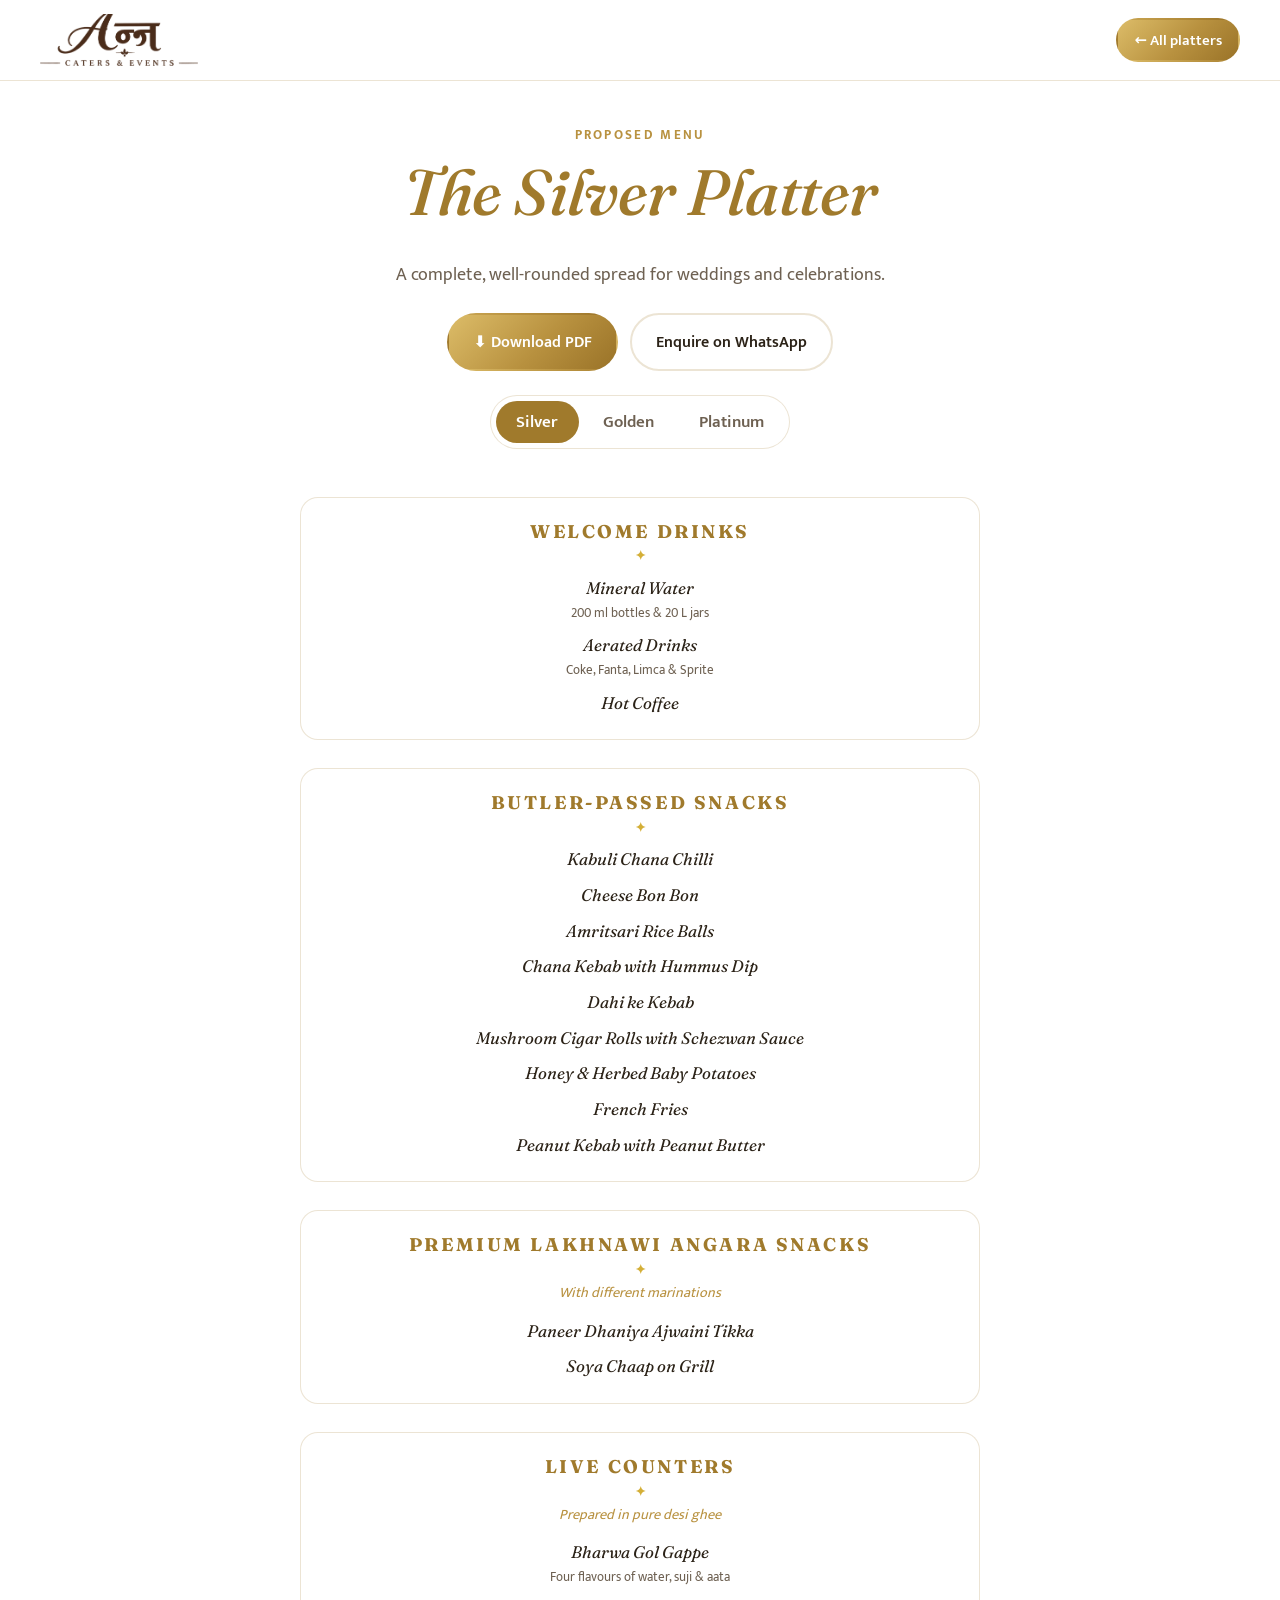
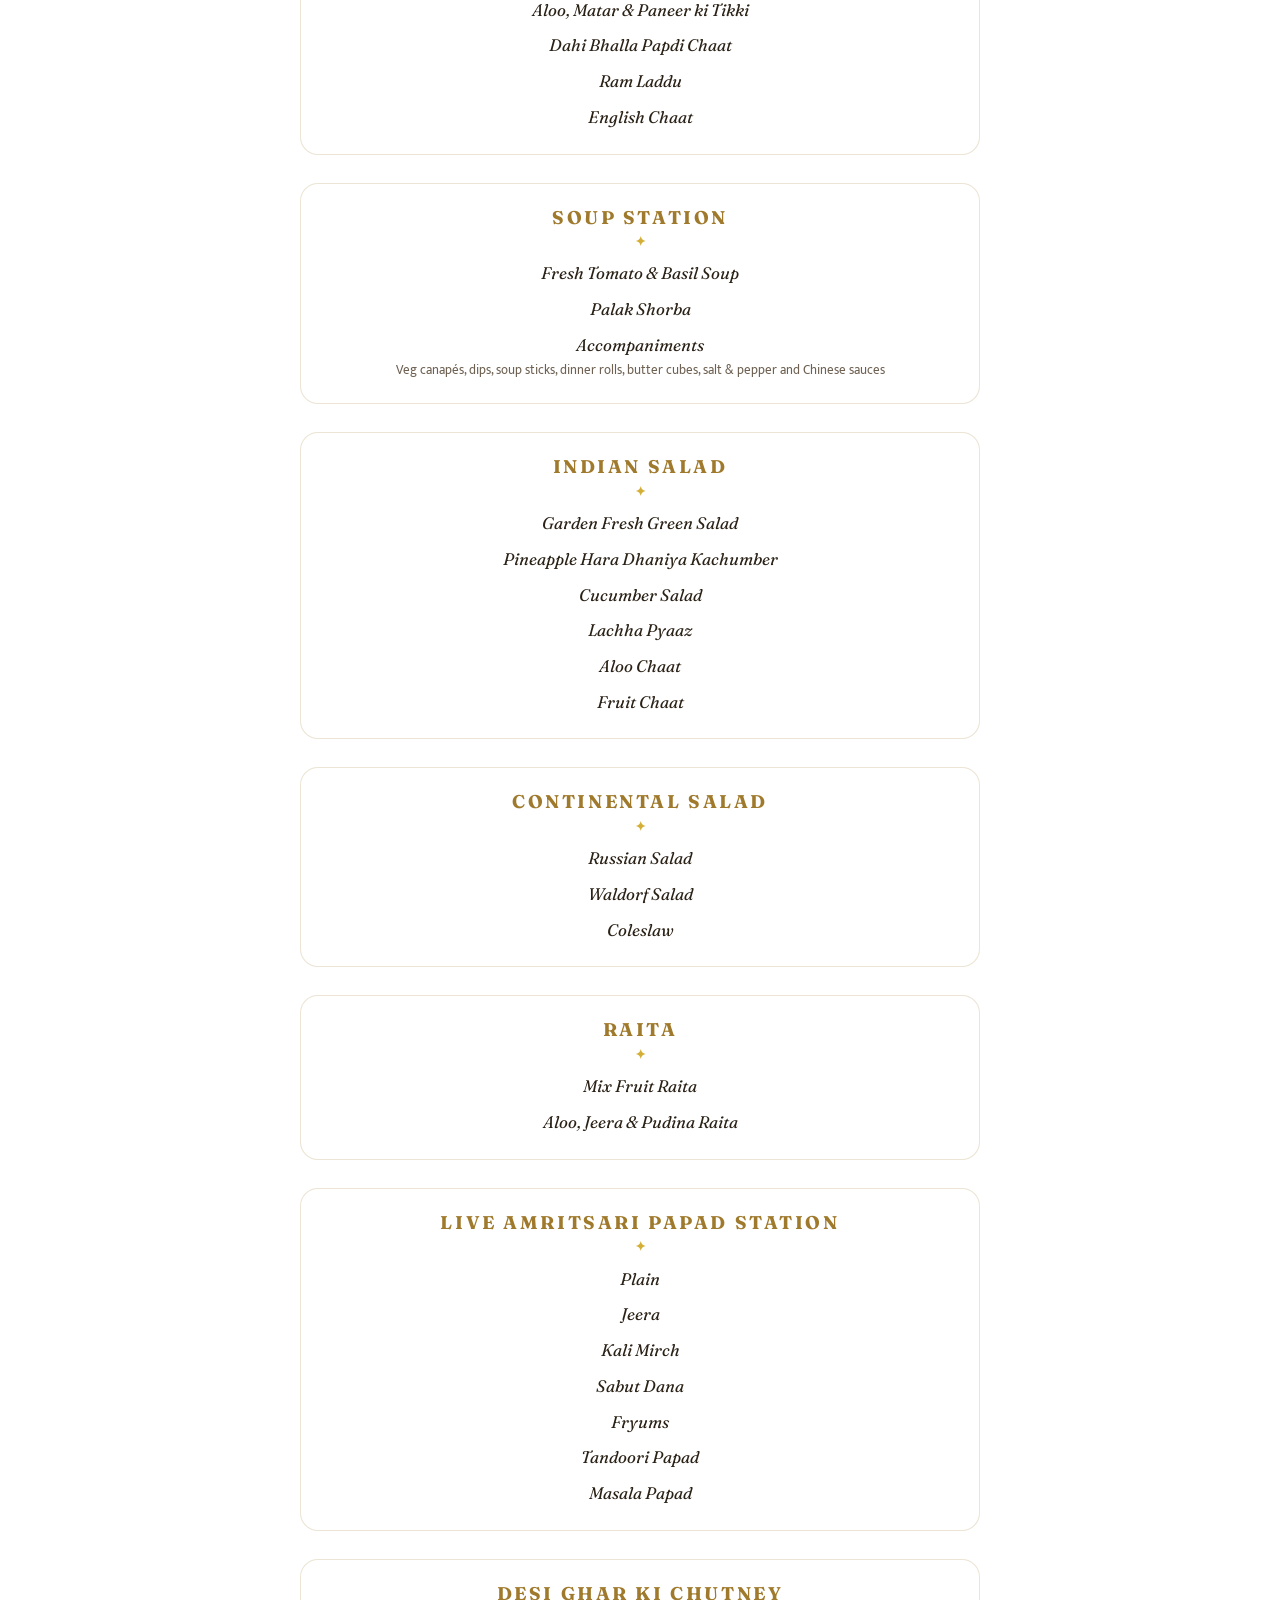
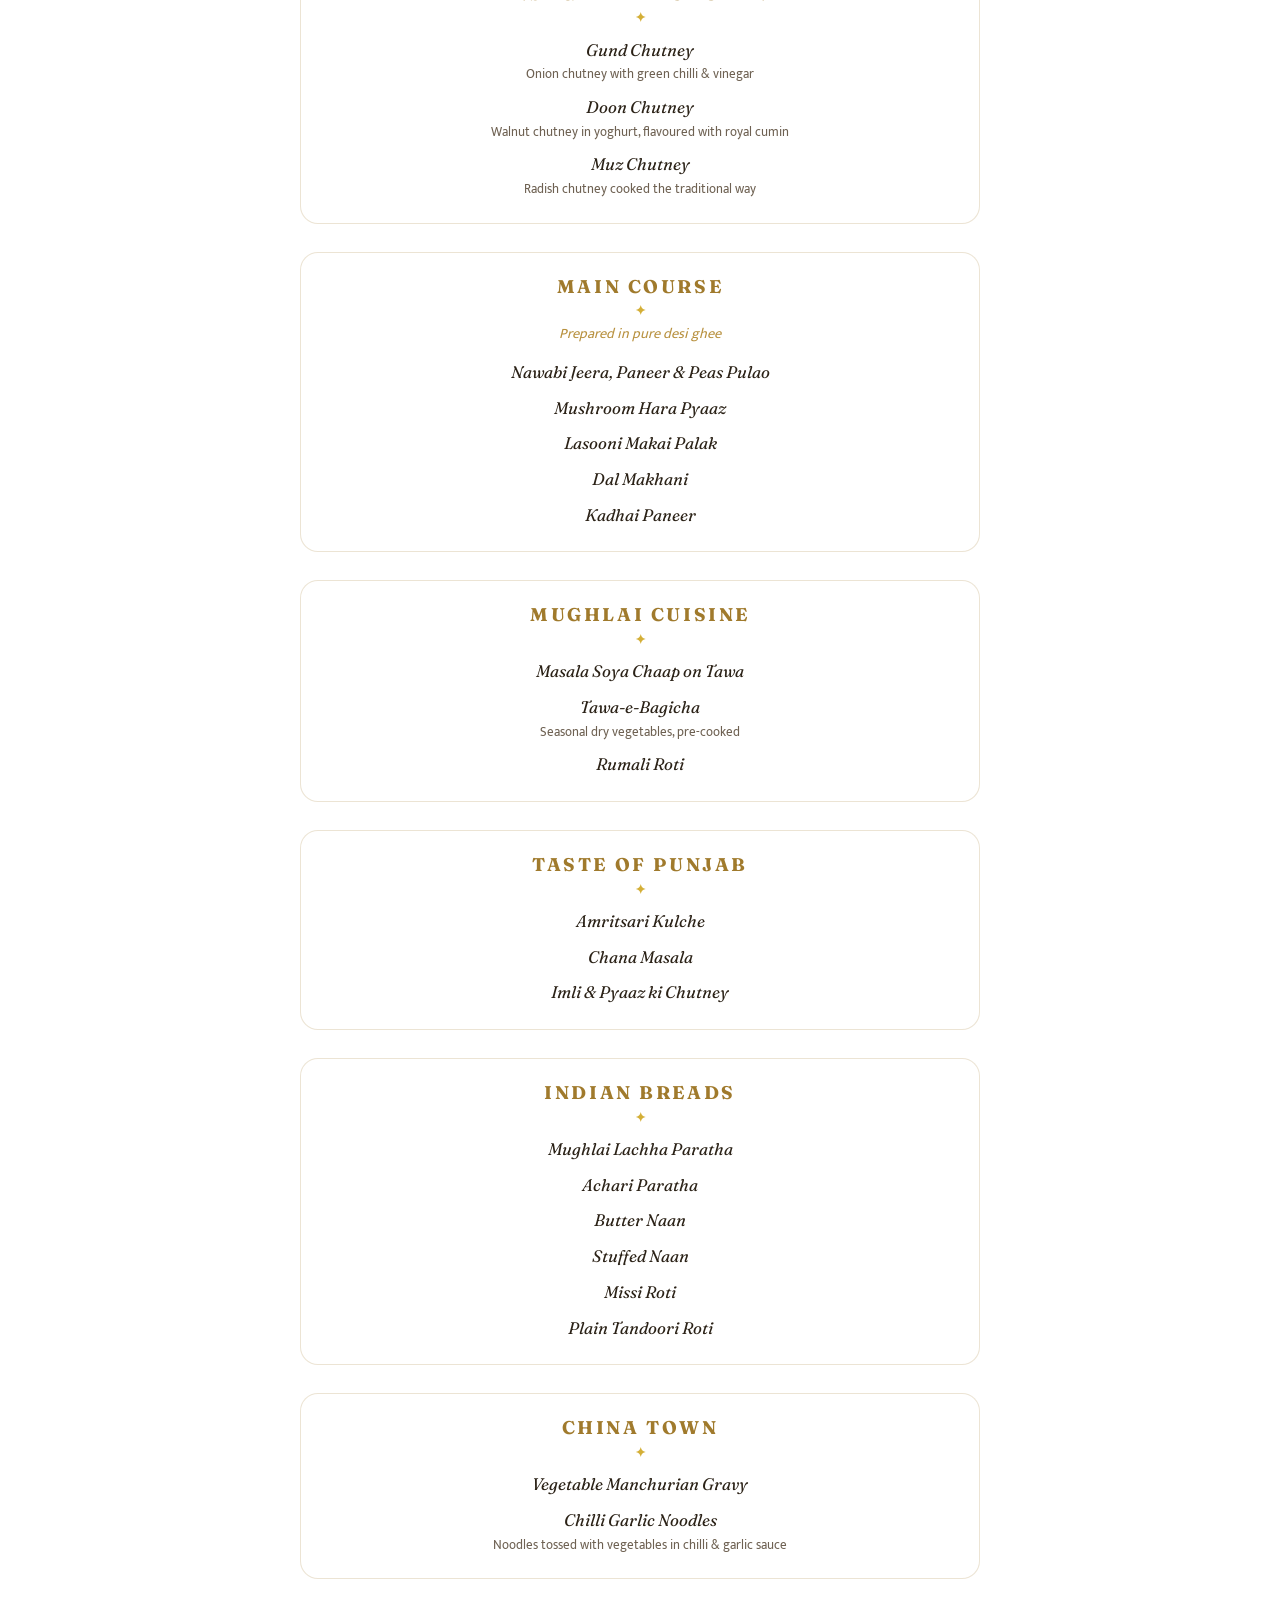
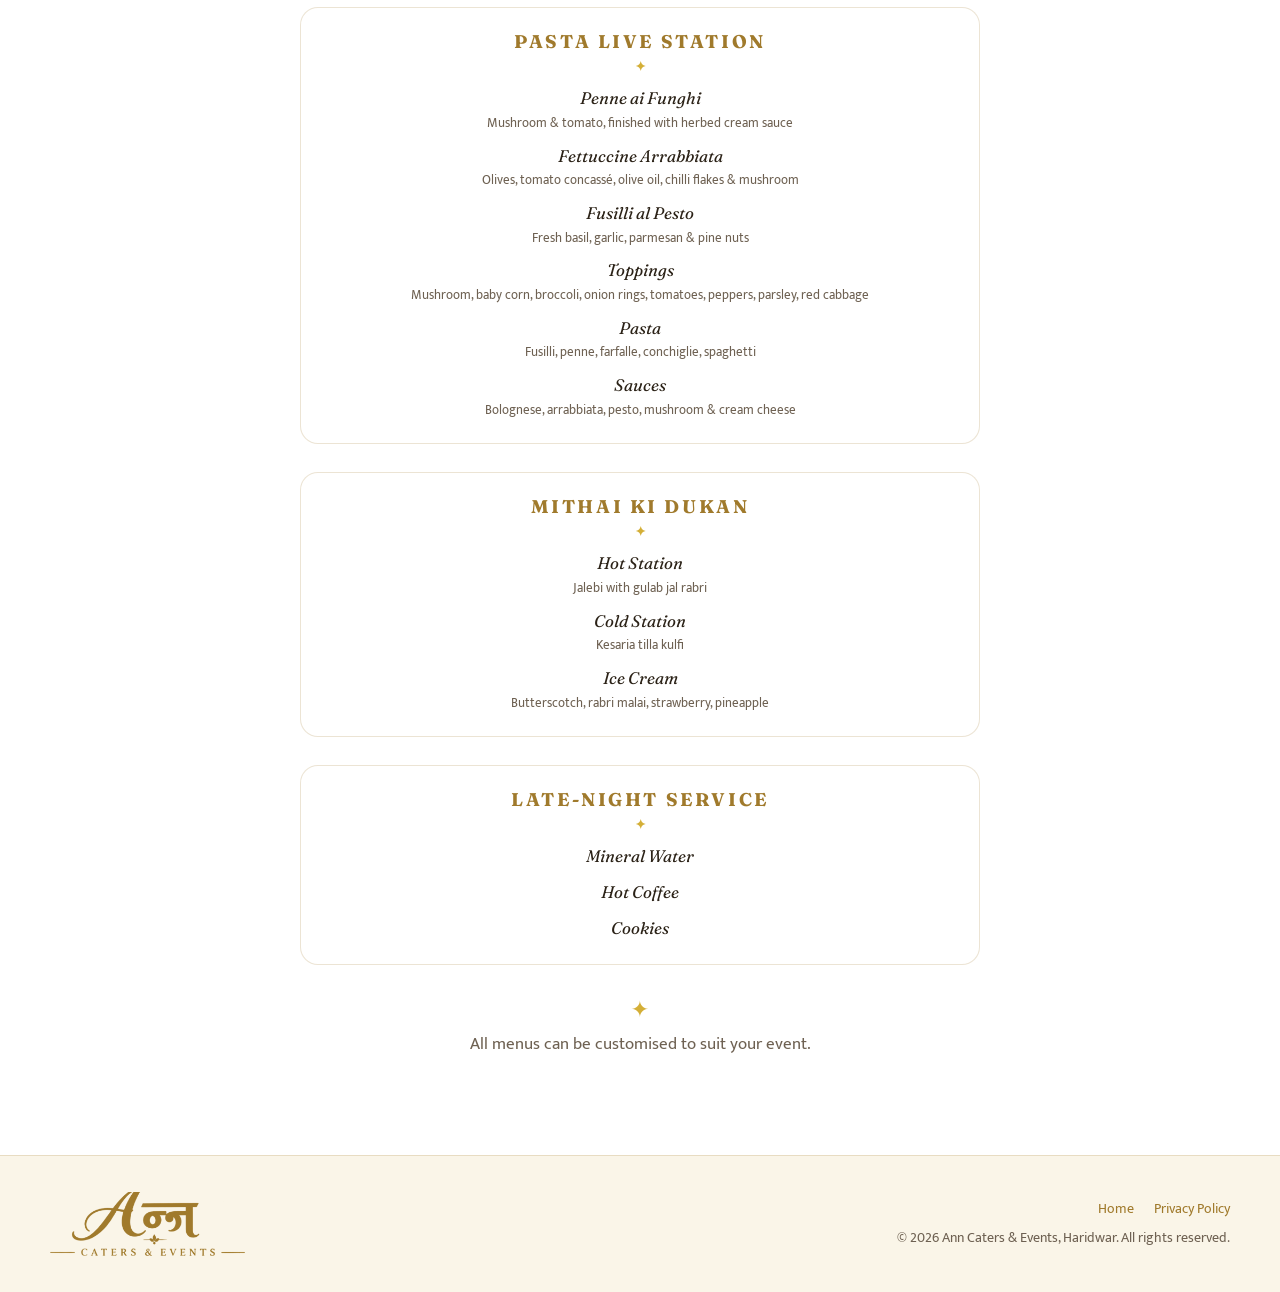
<file: platter.html>
<!doctype html>
<html lang="en">
<head>
  <meta charset="utf-8">
  <meta name="viewport" content="width=device-width, initial-scale=1">
  <title>Platter Menu · अन्न Ann Caters &amp; Events</title>
  <meta name="description" content="Full platter menu from Ann Caters & Events, Haridwar.">
  <meta name="theme-color" content="#b8913f">
  <link rel="icon" href="favicon.svg" type="image/svg+xml">
  <link rel="preconnect" href="https://fonts.googleapis.com">
  <link rel="preconnect" href="https://fonts.gstatic.com" crossorigin>
  <link href="https://fonts.googleapis.com/css2?family=Fraunces:ital,opsz,wght@0,9..144,500;0,9..144,700;1,9..144,500&family=Mukta:wght@300;400;600;700&display=swap" rel="stylesheet">
  <link rel="stylesheet" href="css/style.css">
</head>
<body class="legal-page platter-page">

<header class="nav">
  <a href="index.html" class="brand" aria-label="Ann Caters & Events home">
    <img class="brand-logo" src="images/logo-wordmark.png" alt="अन्न Caters &amp; Events">
  </a>
  <div class="nav-actions">
    <a href="index.html#packages" class="btn btn-sm">← All platters</a>
  </div>
</header>

<main class="platter">
  <div class="container">
    <header class="platter-head">
      <img class="print-logo" src="images/logo-wordmark.png" alt="">
      <p class="eyebrow">Proposed menu</p>
      <h1 id="pName"></h1>
      <p class="platter-intro" id="pIntro"></p>
      <div class="platter-actions">
        <a class="btn" id="pDownload" download>⬇ Download PDF</a>
        <a class="btn btn-ghost dark" id="pEnquire" target="_blank" rel="noopener">Enquire on WhatsApp</a>
      </div>
      <nav class="platter-switch" id="pSwitch" aria-label="Other platters"></nav>
    </header>

    <div class="platter-grid" id="pSections"></div>

    <footer class="platter-foot">
      <span class="fleuron">✦</span>
      <p>All menus can be customised to suit your event.</p>
      <p class="print-only" id="pContact"></p>
    </footer>
  </div>
</main>

<footer class="footer">
  <div class="container footer-inner">
    <div>
      <img class="footer-logo" src="images/logo-wordmark-gold.png" alt="अन्न Caters &amp; Events">
    </div>
    <div class="footer-right">
      <nav class="footer-links"><a href="index.html">Home</a><a href="privacy.html">Privacy Policy</a></nav>
      <p class="copy">© <span id="year"></span> Ann Caters &amp; Events, Haridwar. All rights reserved.</p>
    </div>
  </div>
</footer>

<script src="js/data.js"></script>
<script src="js/platters.js"></script>
<script src="js/platter-page.js"></script>
</body>
</html>
</file>
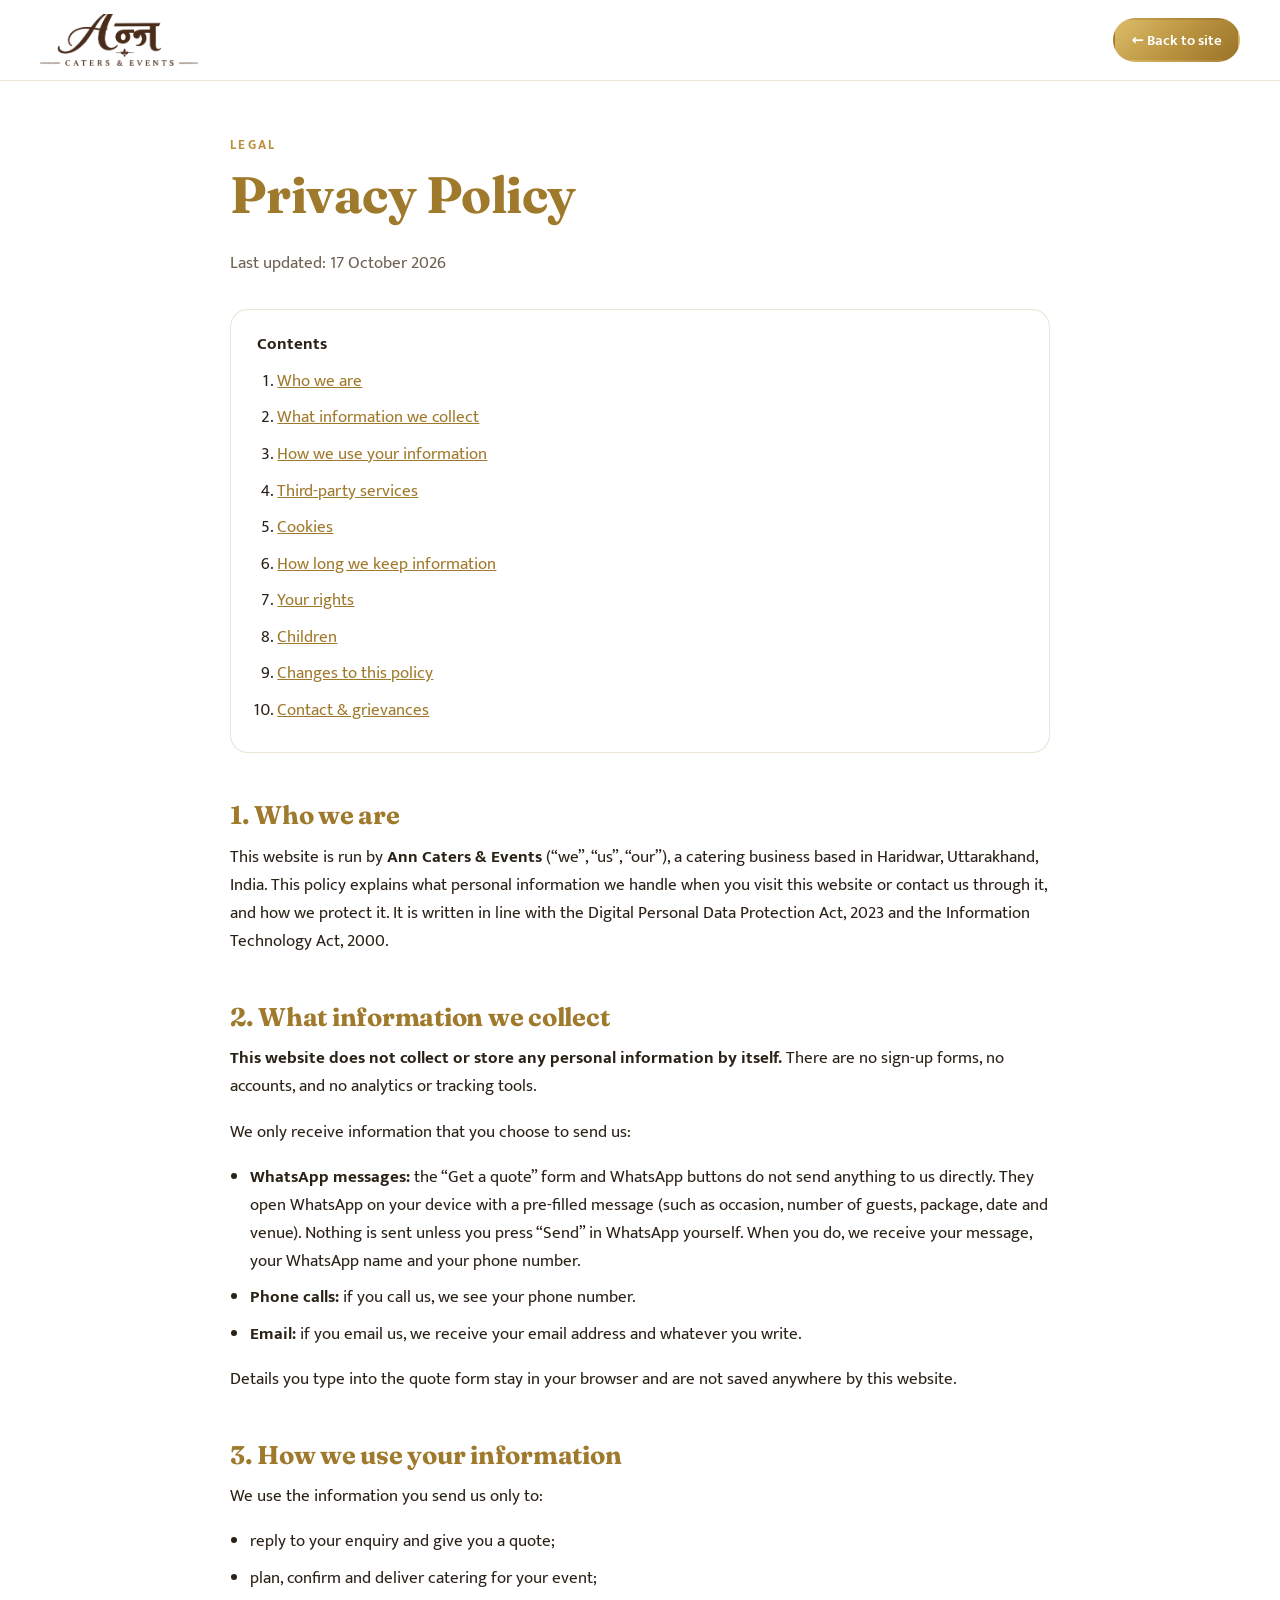
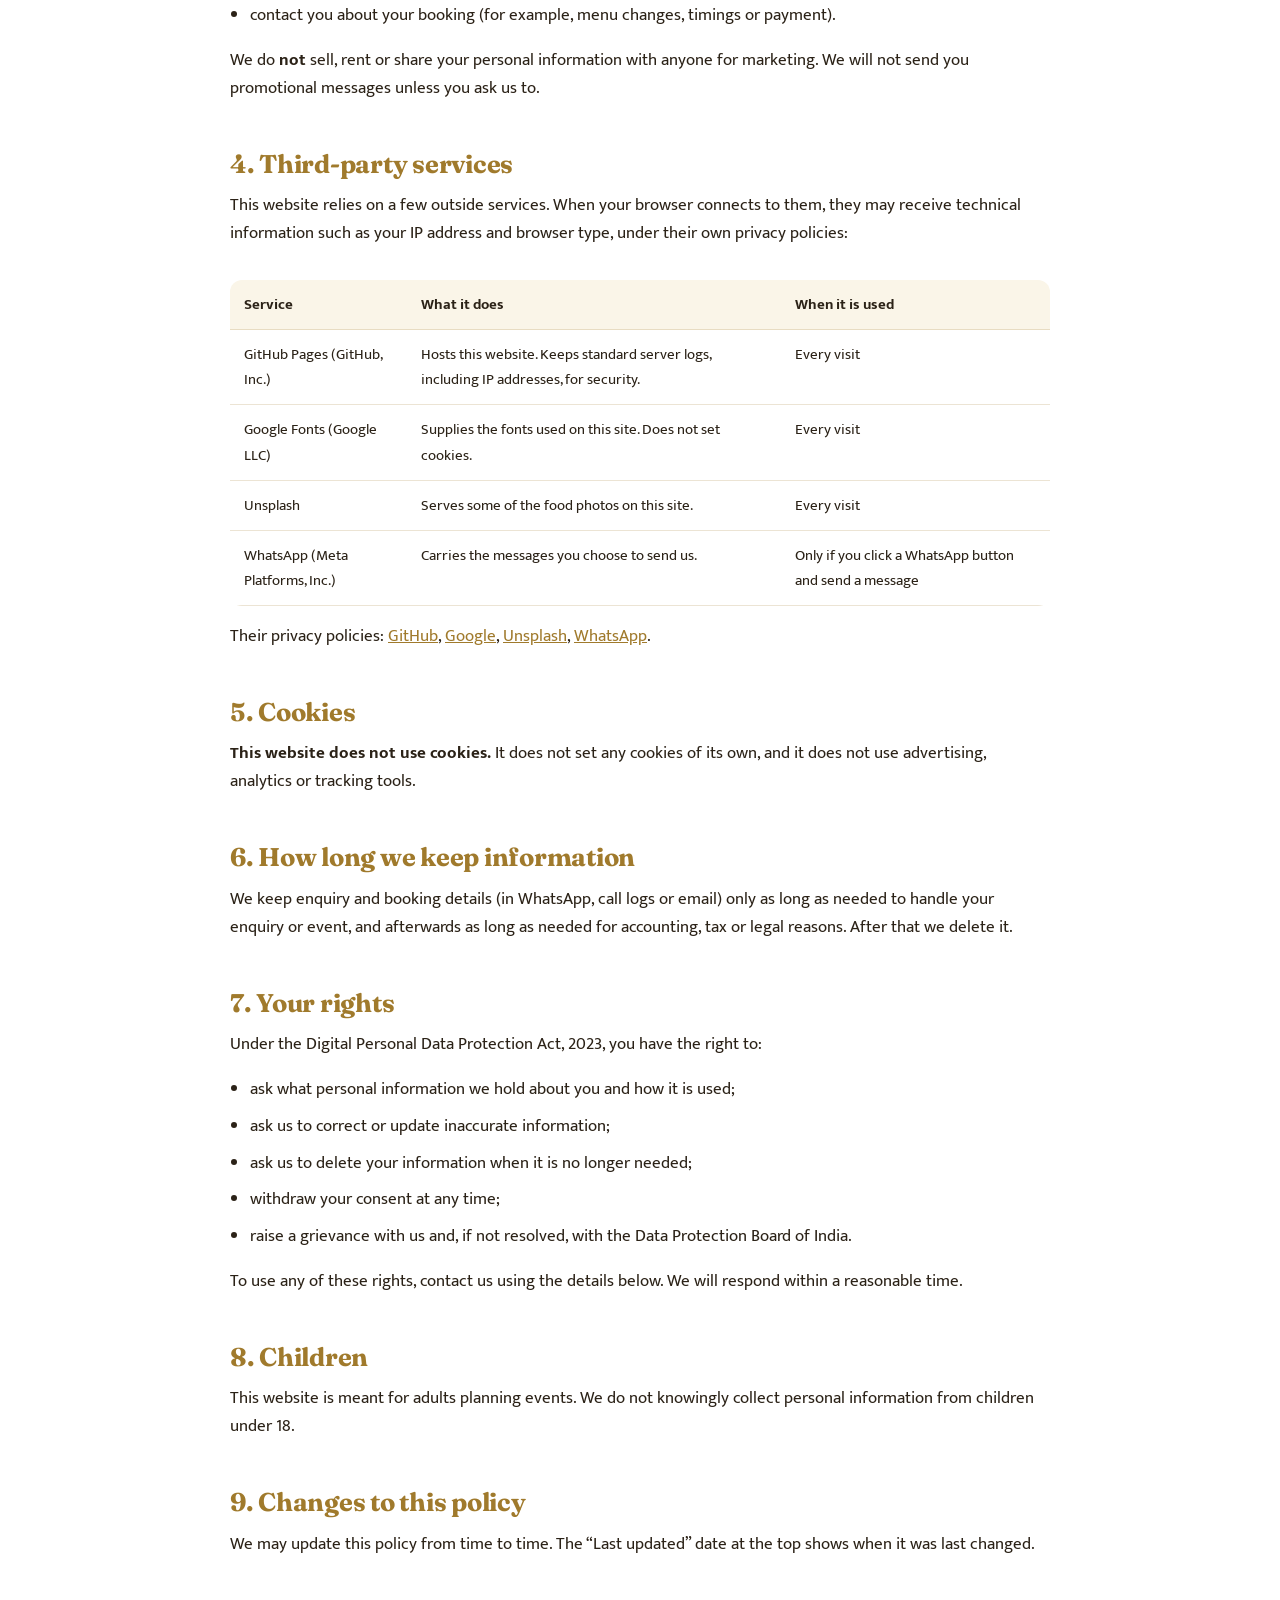
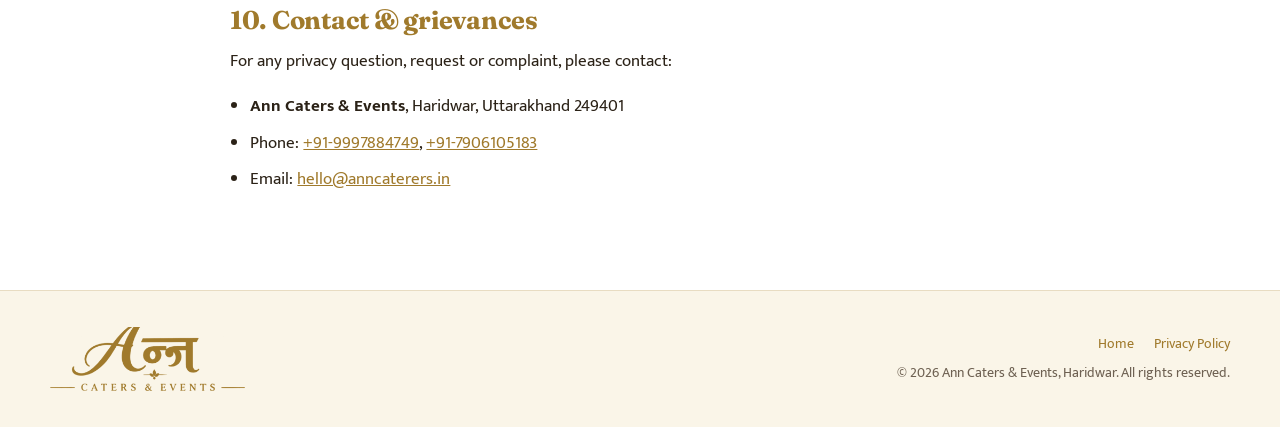
<file: privacy.html>
<!doctype html>
<html lang="en">
<head>
  <meta charset="utf-8">
  <meta name="viewport" content="width=device-width, initial-scale=1">
  <title>Privacy Policy · अन्न Ann Caters &amp; Events</title>
  <meta name="description" content="Privacy policy for the Ann Caters &amp; Events, Haridwar website.">
  <meta name="theme-color" content="#b8913f">
  <link rel="icon" href="favicon.svg" type="image/svg+xml">
  <link rel="preconnect" href="https://fonts.googleapis.com">
  <link rel="preconnect" href="https://fonts.gstatic.com" crossorigin>
  <link href="https://fonts.googleapis.com/css2?family=Fraunces:opsz,wght@9..144,500;9..144,700&family=Mukta:wght@300;400;600;700&family=Tiro+Devanagari+Hindi&display=swap" rel="stylesheet">
  <link rel="stylesheet" href="css/style.css">
</head>
<body class="legal-page">

<header class="nav">
  <a href="index.html" class="brand" aria-label="Ann Caters &amp; Events home">
    <img class="brand-logo" src="images/logo-wordmark.png" alt="अन्न Caters &amp; Events">
  </a>
  <div class="nav-actions">
    <a href="index.html" class="btn btn-sm">← Back to site</a>
  </div>
</header>

<main class="legal">
  <div class="container narrow">
    <p class="eyebrow">Legal</p>
    <h1>Privacy Policy</h1>
    <p class="updated">Last updated: 17 October 2026</p>

    <div class="toc">
      <b>Contents</b>
      <ol>
        <li><a href="#who">Who we are</a></li>
        <li><a href="#collect">What information we collect</a></li>
        <li><a href="#use">How we use your information</a></li>
        <li><a href="#third">Third-party services</a></li>
        <li><a href="#cookies">Cookies</a></li>
        <li><a href="#retention">How long we keep information</a></li>
        <li><a href="#rights">Your rights</a></li>
        <li><a href="#children">Children</a></li>
        <li><a href="#changes">Changes to this policy</a></li>
        <li><a href="#contact">Contact &amp; grievances</a></li>
      </ol>
    </div>

    <h2 id="who">1. Who we are</h2>
    <p>
      This website is run by <b>Ann Caters &amp; Events</b> (“we”, “us”, “our”), a catering business based in Haridwar, Uttarakhand, India.
      This policy explains what personal information we handle when you visit this website or contact us through it, and how we protect it.
      It is written in line with the Digital Personal Data Protection Act, 2023 and the Information Technology Act, 2000.
    </p>

    <h2 id="collect">2. What information we collect</h2>
    <p><b>This website does not collect or store any personal information by itself.</b> There are no sign-up forms, no accounts, and no analytics or tracking tools.</p>
    <p>We only receive information that you choose to send us:</p>
    <ul>
      <li><b>WhatsApp messages:</b> the “Get a quote” form and WhatsApp buttons do not send anything to us directly. They open WhatsApp on your device with a pre-filled message (such as occasion, number of guests, package, date and venue). Nothing is sent unless you press “Send” in WhatsApp yourself. When you do, we receive your message, your WhatsApp name and your phone number.</li>
      <li><b>Phone calls:</b> if you call us, we see your phone number.</li>
      <li><b>Email:</b> if you email us, we receive your email address and whatever you write.</li>
    </ul>
    <p>Details you type into the quote form stay in your browser and are not saved anywhere by this website.</p>

    <h2 id="use">3. How we use your information</h2>
    <p>We use the information you send us only to:</p>
    <ul>
      <li>reply to your enquiry and give you a quote;</li>
      <li>plan, confirm and deliver catering for your event;</li>
      <li>contact you about your booking (for example, menu changes, timings or payment).</li>
    </ul>
    <p>We do <b>not</b> sell, rent or share your personal information with anyone for marketing. We will not send you promotional messages unless you ask us to.</p>

    <h2 id="third">4. Third-party services</h2>
    <p>This website relies on a few outside services. When your browser connects to them, they may receive technical information such as your IP address and browser type, under their own privacy policies:</p>
    <div class="table-wrap">
      <table>
        <thead><tr><th>Service</th><th>What it does</th><th>When it is used</th></tr></thead>
        <tbody>
          <tr><td>GitHub Pages (GitHub, Inc.)</td><td>Hosts this website. Keeps standard server logs, including IP addresses, for security.</td><td>Every visit</td></tr>
          <tr><td>Google Fonts (Google LLC)</td><td>Supplies the fonts used on this site. Does not set cookies.</td><td>Every visit</td></tr>
          <tr><td>Unsplash</td><td>Serves some of the food photos on this site.</td><td>Every visit</td></tr>
          <tr><td>WhatsApp (Meta Platforms, Inc.)</td><td>Carries the messages you choose to send us.</td><td>Only if you click a WhatsApp button and send a message</td></tr>
        </tbody>
      </table>
    </div>
    <p>
      Their privacy policies:
      <a href="https://docs.github.com/en/site-policy/privacy-policies/github-general-privacy-statement" target="_blank" rel="noopener">GitHub</a>,
      <a href="https://policies.google.com/privacy" target="_blank" rel="noopener">Google</a>,
      <a href="https://unsplash.com/privacy" target="_blank" rel="noopener">Unsplash</a>,
      <a href="https://www.whatsapp.com/legal/privacy-policy" target="_blank" rel="noopener">WhatsApp</a>.
    </p>

    <h2 id="cookies">5. Cookies</h2>
    <p><b>This website does not use cookies.</b> It does not set any cookies of its own, and it does not use advertising, analytics or tracking tools.</p>

    <h2 id="retention">6. How long we keep information</h2>
    <p>
      We keep enquiry and booking details (in WhatsApp, call logs or email) only as long as needed to handle your enquiry or event,
      and afterwards as long as needed for accounting, tax or legal reasons. After that we delete it.
    </p>

    <h2 id="rights">7. Your rights</h2>
    <p>Under the Digital Personal Data Protection Act, 2023, you have the right to:</p>
    <ul>
      <li>ask what personal information we hold about you and how it is used;</li>
      <li>ask us to correct or update inaccurate information;</li>
      <li>ask us to delete your information when it is no longer needed;</li>
      <li>withdraw your consent at any time;</li>
      <li>raise a grievance with us and, if not resolved, with the Data Protection Board of India.</li>
    </ul>
    <p>To use any of these rights, contact us using the details below. We will respond within a reasonable time.</p>

    <h2 id="children">8. Children</h2>
    <p>This website is meant for adults planning events. We do not knowingly collect personal information from children under 18.</p>

    <h2 id="changes">9. Changes to this policy</h2>
    <p>We may update this policy from time to time. The “Last updated” date at the top shows when it was last changed.</p>

    <h2 id="contact">10. Contact &amp; grievances</h2>
    <p>For any privacy question, request or complaint, please contact:</p>
    <ul>
      <li><b>Ann Caters &amp; Events</b>, <span id="addrText"></span></li>
      <li>Phone: <span id="phoneText"></span></li>
      <li>Email: <a href="#" id="emailText"></a></li>
    </ul>
  </div>
</main>

<footer class="footer">
  <div class="container footer-inner">
    <div>
      <img class="footer-logo" src="images/logo-wordmark-gold.png" alt="अन्न Caters &amp; Events">
    </div>
    <div class="footer-right">
      <nav class="footer-links"><a href="index.html">Home</a><a href="privacy.html">Privacy Policy</a></nav>
      <p class="copy">© <span id="year"></span> Ann Caters &amp; Events, Haridwar. All rights reserved.</p>
    </div>
  </div>
</footer>

<script src="js/data.js"></script>
<script>
  // Fill contact details from js/data.js so they only need editing in one place
  document.getElementById("addrText").textContent = SITE.address;
  document.getElementById("phoneText").innerHTML = SITE.phones
    .map((p) => `<a href="tel:${p.replace(/[^\d+]/g, "")}">${p}</a>`).join(", ");
  const email = document.getElementById("emailText");
  email.textContent = SITE.email; email.href = "mailto:" + SITE.email;
  document.getElementById("year").textContent = new Date().getFullYear();
</script>
</body>
</html>
</file>
<file: css/style.css>
/* अन्न · Ann Caters & Events — white & gold theme */
:root {
  --cream: #ffffff;          /* page background */
  --cream-2: #faf5e8;        /* soft gold tint for alternate sections */
  --paper: #ffffff;          /* cards */
  --ink: #2b2217;            /* body text */
  --ink-soft: #6e6152;
  --maroon: #a07a2c;         /* deep gold: headings, buttons */
  --maroon-d: #7d5e1e;
  --saffron: #b8913f;        /* gold: small labels */
  --marigold: #d4af37;       /* bright gold: accents */
  --gold-grad: linear-gradient(135deg, #dcbc68 0%, #b8913f 55%, #9a7328 100%);
  --leaf: #2f7a3a;
  --line: rgba(160, 122, 44, .2);
  --radius: 18px;
  --shadow: 0 18px 50px -20px rgba(125, 94, 30, .35);
  --serif: "Fraunces", Georgia, serif;
  --deva: "Tiro Devanagari Hindi", "Mukta", serif;
  --sans: "Mukta", system-ui, sans-serif;
}

*, *::before, *::after { box-sizing: border-box; }
html { scroll-behavior: smooth; scroll-padding-top: 80px; }
body {
  margin: 0; font-family: var(--sans); font-size: 17px; line-height: 1.65;
  color: var(--ink); background: var(--cream); -webkit-font-smoothing: antialiased;
  overflow-x: hidden;
}
img { max-width: 100%; display: block; }
a { color: inherit; }
h1, h2, h3 { font-family: var(--serif); line-height: 1.12; margin: 0 0 .5em; letter-spacing: -.01em; }
h2 { font-size: clamp(2rem, 4.2vw, 3rem); color: var(--maroon); }
h3 { font-size: 1.25rem; }
p { margin: 0 0 1em; }
.container { width: min(1180px, 100% - 32px); margin-inline: auto; }
.narrow { width: min(820px, 100% - 32px); }
.section { padding: clamp(64px, 9vw, 120px) 0; position: relative; }
.section-head { text-align: center; max-width: 680px; margin: 0 auto 48px; }
.sub { color: var(--ink-soft); }
.eyebrow {
  display: inline-block; font-size: .8rem; font-weight: 700; letter-spacing: .18em; text-transform: uppercase;
  color: var(--saffron); margin-bottom: .8em;
}
.eyebrow.light { color: var(--marigold); }

/* Buttons */
.btn {
  display: inline-flex; align-items: center; gap: .5em; padding: .85em 1.5em; border-radius: 999px;
  background: var(--gold-grad); color: #fff; font-weight: 600; text-decoration: none; border: 2px solid transparent;
  cursor: pointer; font: 600 1rem var(--sans); transition: transform .2s, background .2s, box-shadow .2s;
}
.btn:hover { transform: translateY(-2px); background: var(--gold-grad); filter: brightness(1.06); box-shadow: var(--shadow); }
.btn-sm { padding: .5em 1.1em; font-size: .92rem; }
.btn-ghost { background: transparent; color: var(--maroon); border-color: var(--maroon); }
.btn-ghost:hover { background: var(--maroon); color: #fff; }
.btn-ghost.dark { color: var(--ink); border-color: var(--line); }
.btn-ghost.dark:hover { background: var(--ink); color: #fff; border-color: var(--ink); }
.btn-wa { background: #1fa855; border-color: #1fa855; }
.btn-wa:hover { background: #178a45; }

/* Veg mark (Indian FSSAI style) */
.veg-mark {
  width: 14px; height: 14px; border: 1.5px solid var(--leaf); border-radius: 2px; display: inline-grid; place-items: center; flex: none;
}
.veg-mark::after { content: ""; width: 6px; height: 6px; background: var(--leaf); border-radius: 50%; }

/* ============ NAV ============ */
.nav {
  position: fixed; inset: 0 0 auto; z-index: 50; display: flex; align-items: center; justify-content: space-between;
  gap: 16px; padding: 14px clamp(16px, 4vw, 40px); transition: background .3s, box-shadow .3s, padding .3s;
}
.nav.scrolled { background: rgba(251, 245, 234, .92); backdrop-filter: blur(12px); box-shadow: 0 1px 0 var(--line); padding-block: 8px; }
.brand { display: flex; align-items: baseline; gap: 10px; text-decoration: none; }
.brand-mark { font-family: var(--deva); font-size: 2rem; color: var(--maroon); line-height: 1; }
.brand-mark.sm { font-size: 1.5rem; }
.brand-sub { font-size: .75rem; letter-spacing: .14em; text-transform: uppercase; color: var(--ink-soft); font-weight: 600; }
.brand-logo { height: 52px; width: auto; transition: height .3s; }
.nav.scrolled .brand-logo { height: 42px; }
.footer-logo { height: 64px; width: auto; }
.nav-links { display: flex; gap: 28px; }
.nav-links a { text-decoration: none; font-weight: 600; font-size: .95rem; position: relative; }
.nav-links a::after { content: ""; position: absolute; left: 0; bottom: -4px; height: 2px; width: 0; background: var(--saffron); transition: width .25s; }
.nav-links a:hover::after { width: 100%; }
.nav-actions { display: flex; align-items: center; gap: 10px; }
.burger { display: none; width: 42px; height: 42px; border: 0; background: none; cursor: pointer; padding: 10px; }
.burger span { display: block; height: 2px; background: var(--ink); margin: 5px 0; transition: .3s; }

/* ============ HERO ============ */
.hero { min-height: 100vh; min-height: 100svh; display: flex; align-items: center; padding: 120px 0 90px; position: relative; overflow: hidden; }
.hero-bg {
  position: absolute; inset: 0; z-index: -1;
  background:
    radial-gradient(circle at 85% 20%, rgba(212, 175, 55, .16), transparent 45%),
    radial-gradient(circle at 10% 90%, rgba(212, 175, 55, .10), transparent 40%),
    var(--cream);
}
.hero-bg::after { /* rangoli dots */
  content: ""; position: absolute; inset: 0; opacity: .5;
  background-image: radial-gradient(rgba(160, 122, 44, .16) 1.2px, transparent 1.4px);
  background-size: 26px 26px;
  mask-image: linear-gradient(90deg, transparent, #000 60%);
}
.hero-inner { width: min(1180px, 100% - 32px); margin-inline: auto; display: grid; grid-template-columns: 1.1fr .9fr; gap: 48px; align-items: center; }
.hero h1 { font-size: clamp(2.5rem, 6vw, 4.6rem); font-weight: 500; }
.hero h1 em { font-style: italic; color: var(--maroon); font-weight: 700; position: relative; white-space: nowrap; }
.hero h1 em::after {
  content: ""; position: absolute; left: 0; right: 0; bottom: .02em; height: .14em; background: var(--marigold); opacity: .5; z-index: -1; border-radius: 4px;
}
.lead { font-size: 1.15rem; color: var(--ink-soft); max-width: 560px; }
.hero-cta { display: flex; flex-wrap: wrap; gap: 12px; margin: 28px 0; }
.hero-badges { list-style: none; padding: 0; margin: 0; display: flex; flex-wrap: wrap; gap: 10px 22px; font-size: .92rem; font-weight: 600; }
.hero-badges li { display: flex; align-items: center; gap: 8px; }
.dot { width: 8px; height: 8px; border-radius: 50%; background: var(--saffron); }

.hero-art { position: relative; aspect-ratio: 1080 / 1180; max-width: 500px; justify-self: center; width: 100%; }
.logo-card {
  position: absolute; inset: 4% 8%; border-radius: 22px; overflow: hidden; rotate: -2deg; background: #f0e2c8;
  box-shadow: 0 0 0 10px var(--paper), 0 0 0 11px rgba(74,44,26,.15), 0 40px 80px -24px rgba(74,44,26,.55);
  transition: rotate .5s ease;
}
.logo-card:hover { rotate: 0deg; }
.logo-card img { width: 100%; height: 100%; object-fit: cover; object-position: top; }
.float-card {
  position: absolute; background: var(--paper); border-radius: 16px; padding: 12px 18px; box-shadow: var(--shadow);
  font-family: var(--serif); animation: bob 5s ease-in-out infinite;
}
.float-card strong, .float-card > span { font-size: 1.7rem; color: var(--maroon); }
.float-card small { display: block; font-family: var(--sans); color: var(--ink-soft); font-size: .8rem; font-weight: 600; }
.fc-1 { left: -4%; top: 40%; }
.fc-2 { right: -2%; top: 10%; animation-delay: -2.5s; }
@keyframes bob { 50% { transform: translateY(-10px); } }
.marigold { position: absolute; width: 70px; animation: spin 20s linear infinite; filter: drop-shadow(0 6px 8px rgba(0,0,0,.15)); }
.m1 { top: -2%; left: 8%; }
.m2 { bottom: 0; right: 10%; width: 48px; animation-direction: reverse; }

/* ============ MARQUEE ============ */
.marquee { background: #fff; color: var(--maroon); overflow: hidden; padding: 18px 0; border-block: 1px solid var(--line); }
.marquee-track { display: flex; gap: 28px; width: max-content; animation: marquee 40s linear infinite; font-family: var(--serif); font-size: 1.4rem; align-items: center; }
.marquee-track i { color: var(--marigold); font-style: normal; font-size: 1rem; }
@keyframes marquee { to { transform: translateX(-50%); } }

/* ============ ABOUT ============ */
.about-grid { display: grid; grid-template-columns: 1fr 1fr; gap: clamp(32px, 6vw, 80px); align-items: center; }
.about-photos { position: relative; min-height: 520px; }
.ph { position: absolute; object-fit: cover; border-radius: var(--radius); box-shadow: var(--shadow); background: var(--cream-2); }
.ph-1 { width: 78%; height: 82%; top: 0; left: 0; border-radius: 200px 200px var(--radius) var(--radius); }
.ph-2 { width: 52%; height: 48%; right: 0; bottom: 0; border: 8px solid var(--cream); }
.stamp {
  position: absolute; left: 50%; top: 52%; translate: -80% -50%; width: 130px; height: 130px; border-radius: 50%;
  background: var(--marigold); display: grid; place-content: center; text-align: center; line-height: 1.2;
  font-family: var(--deva); color: #fff; rotate: -10deg; box-shadow: var(--shadow); background: var(--gold-grad);
  outline: 2px dashed rgba(255,255,255,.7); outline-offset: -10px;
}
.stamp b { font-size: 1.15rem; }
.stats { display: grid; grid-template-columns: repeat(3, 1fr); gap: 16px; margin-top: 32px; padding-top: 28px; border-top: 1px solid var(--line); }
.stats strong, .stats > div > span { font-family: var(--serif); font-size: 2.2rem; color: var(--maroon); }
.stats small { display: block; color: var(--ink-soft); font-weight: 600; font-size: .85rem; line-height: 1.3; }

/* ============ PROMISES ============ */
.promises { padding-top: 0; }
.promise-grid { display: grid; grid-template-columns: repeat(4, 1fr); gap: 20px; }
.promise { background: var(--paper); border-radius: var(--radius); padding: 28px; border: 1px solid var(--line); transition: transform .3s, box-shadow .3s; }
.promise:hover { transform: translateY(-6px); box-shadow: var(--shadow); }
.p-ico { font-size: 2rem; width: 60px; height: 60px; display: grid; place-items: center; border-radius: 50%; background: var(--cream-2); margin-bottom: 16px; }
.promise p { color: var(--ink-soft); font-size: .95rem; margin: 0; }

/* ============ OCCASIONS ============ */
.occasions { background: var(--paper); }
.occ-grid { display: grid; grid-template-columns: repeat(4, 1fr); gap: 18px; }
.occ {
  border-radius: var(--radius); padding: 28px 24px; background: var(--cream-2); position: relative; overflow: hidden;
  transition: transform .35s, background .35s, color .35s;
}
.occ::before {
  content: ""; position: absolute; right: -40px; top: -40px; width: 120px; height: 120px; border-radius: 50%;
  background: var(--marigold); opacity: .15; transition: transform .5s;
}
.occ:hover { transform: translateY(-6px); background: var(--gold-grad); color: #fff; }
.occ:hover::before { transform: scale(3); opacity: .12; }
.occ:hover p { color: rgba(255,255,255,.9); }
.occ-ico { font-size: 2.2rem; margin-bottom: 12px; position: relative; }
.occ h3 { position: relative; }
.occ p { color: var(--ink-soft); font-size: .93rem; margin: 0; position: relative; }

/* ============ MENU ============ */
.menu-tools { display: flex; flex-direction: column; gap: 18px; margin-bottom: 36px; }
.tabs { display: flex; gap: 8px; overflow-x: auto; padding-bottom: 6px; scrollbar-width: thin; justify-content: safe center; }
.tab {
  flex: none; border: 1.5px solid var(--line); background: var(--paper); padding: .5em 1.1em; border-radius: 999px;
  font: 600 .92rem var(--sans); cursor: pointer; color: var(--ink); transition: .2s;
}
.tab:hover { border-color: var(--saffron); }
.tab.active { background: var(--maroon); color: #fff; border-color: var(--maroon); }
.search {
  border: 1.5px solid var(--line); border-radius: 999px; padding: .65em 1.2em; font: 1rem var(--sans); width: min(320px, 100%); background: var(--paper);
}
.search:focus { outline: none; border-color: var(--saffron); box-shadow: 0 0 0 4px rgba(212,175,55,.2); }
.menu-grid { columns: 3 320px; column-gap: 24px; }
.menu-cat { break-inside: avoid; background: var(--paper); border-radius: var(--radius); padding: 22px 22px 12px; margin-bottom: 24px; border: 1px solid var(--line); }
.menu-cat h3 { display: flex; justify-content: space-between; align-items: center; color: var(--maroon); padding-bottom: 12px; border-bottom: 2px dotted var(--line); }
.menu-cat h3 span { font: 600 .75rem var(--sans); background: var(--cream-2); color: var(--ink-soft); border-radius: 99px; padding: 2px 9px; }
.menu-cat ul { list-style: none; padding: 0; margin: 0; }
.dish { display: flex; align-items: center; gap: 10px; padding: 9px 0; border-bottom: 1px solid rgba(42,26,18,.06); }
.dish:last-child { border-bottom: 0; }
.dish-name { flex: 1; font-weight: 600; line-height: 1.3; }
.dish-name small { display: block; font-weight: 400; color: var(--ink-soft); font-size: .8rem; }
.badge { font-size: .68rem; font-weight: 700; padding: 2px 8px; border-radius: 99px; background: rgba(212,175,55,.16); color: #85651f; white-space: nowrap; }
.empty { text-align: center; color: var(--ink-soft); }

/* ============ PACKAGES ============ */
.pkg-grid { display: grid; grid-template-columns: repeat(3, 1fr); grid-auto-rows: 1fr; gap: 24px; align-items: stretch; padding-top: 14px; }
.pkg { background: var(--paper); border-radius: var(--radius); padding: 34px 30px; border: 1px solid var(--line); text-align: center; transition: transform .3s; display: flex; flex-direction: column; position: relative; }
.pkg .btn { align-self: center; }
.pkg-actions { margin-top: auto; display: flex; flex-direction: column; align-items: center; gap: 12px; }
.pkg-links { display: flex; gap: 18px; font-size: .92rem; font-weight: 600; }
.pkg-links a { color: var(--maroon); text-decoration: none; border-bottom: 1px solid currentColor; }
.pkg.featured .pkg-links a { color: #fff; }
.pkg-intro { color: var(--ink-soft); font-size: .95rem; margin: 0; }
.pkg.featured .pkg-intro { color: rgba(255,255,255,.9); }
.pkg:hover { transform: translateY(-6px); }
.pkg h3 { font-size: 1.9rem; color: var(--maroon); margin-bottom: .3em; }
.pkg h3 small { display: block; font: 700 .72rem var(--sans); letter-spacing: .18em; text-transform: uppercase; color: var(--saffron); margin-bottom: 4px; }
.pkg-tag { position: absolute; top: 0; left: 50%; translate: -50% -50%; white-space: nowrap; background: var(--gold-grad); color: #fff; padding: 4px 14px; border-radius: 99px; display: inline-block; font-size: .75rem; font-weight: 700; letter-spacing: .1em; text-transform: uppercase; }
.pkg ul { list-style: none; padding: 0; margin: 18px 0 28px; text-align: left; }
.pkg li { padding: 9px 0 9px 28px; border-bottom: 1px dashed var(--line); position: relative; }
.pkg li::before { content: "✦"; position: absolute; left: 4px; color: var(--marigold); }
.pkg.featured { background: var(--gold-grad); color: #fff; box-shadow: var(--shadow); border: 0; }
.pkg.featured li::before, .pkg.featured h3 small { color: #fff; }
.pkg.featured .pkg-tag { background: #fff; color: var(--maroon-d); box-shadow: 0 4px 12px -4px rgba(125,94,30,.4); }
.pkg.featured h3 { color: #fff; }
.pkg.featured li { border-color: rgba(255,255,255,.3); }
.pkg.featured .btn { background: #fff; color: var(--maroon-d); }

/* ============ GALLERY ============ */
.gal-grid { display: grid; grid-template-columns: repeat(4, 1fr); grid-auto-rows: 220px; gap: 14px; grid-auto-flow: dense; }
.gal { margin: 0; position: relative; overflow: hidden; border-radius: 14px; background: linear-gradient(135deg, var(--cream-2), var(--marigold)); }
.gal.tall { grid-row: span 2; }
.gal.wide { grid-column: span 2; }
.gal img { width: 100%; height: 100%; object-fit: cover; transition: transform .6s; }
.gal:hover img { transform: scale(1.08); }
.gal figcaption {
  position: absolute; inset: auto 0 0; padding: 30px 14px 12px; color: #fff; font-weight: 600; font-size: .9rem;
  background: linear-gradient(transparent, rgba(0,0,0,.6)); opacity: 0; transform: translateY(10px); transition: .3s;
}
.gal:hover figcaption { opacity: 1; transform: none; }
.gal.broken img { display: none; }

/* ============ PROCESS ============ */
.process { background: var(--paper); }
.steps { list-style: none; padding: 0; margin: 0; display: grid; grid-template-columns: repeat(4, 1fr); gap: 24px; counter-reset: s; }
.steps li { position: relative; padding-top: 18px; border-top: 2px solid var(--maroon); }
.steps b { font-family: var(--serif); font-size: 3rem; color: var(--marigold); line-height: 1; display: block; margin-bottom: 10px; }
.steps p { color: var(--ink-soft); margin: 0; }

/* ============ TESTIMONIALS ============ */
.t-slider { overflow: hidden; max-width: 820px; margin: 0 auto; }
.t-track { display: flex; transition: transform .7s cubic-bezier(.7,0,.3,1); }
.t-card { flex: 0 0 100%; margin: 0; text-align: center; padding: 0 16px; }
.t-card p { font-family: var(--serif); font-size: clamp(1.3rem, 2.6vw, 1.8rem); line-height: 1.45; color: var(--maroon-d); }
.t-card cite { font-style: normal; font-weight: 600; color: var(--ink-soft); }
.t-dots { display: flex; justify-content: center; gap: 8px; margin-top: 24px; }
.t-dots button { width: 10px; height: 10px; border-radius: 99px; border: 0; background: var(--line); cursor: pointer; transition: .3s; padding: 0; }
.t-dots button.on { width: 30px; background: var(--saffron); }

/* ============ FAQ ============ */
.faq { background: var(--cream-2); }
.faq-item { background: var(--paper); border-radius: 14px; margin-bottom: 12px; border: 1px solid var(--line); }
.faq-item summary { list-style: none; cursor: pointer; padding: 18px 56px 18px 22px; font-weight: 700; position: relative; }
.faq-item summary::-webkit-details-marker { display: none; }
.faq-item summary::after {
  content: "+"; position: absolute; right: 18px; top: 50%; translate: 0 -50%; width: 28px; height: 28px; border-radius: 50%;
  background: var(--cream-2); display: grid; place-items: center; transition: .3s; color: var(--maroon);
}
.faq-item[open] summary::after { rotate: 45deg; background: var(--maroon); color: #fff; }
.faq-item p { padding: 0 22px 18px; margin: 0; color: var(--ink-soft); }

/* ============ CONTACT ============ */
.contact { background: #fff; color: var(--ink); border-top: 1px solid var(--line); }
.contact h2 { color: var(--maroon); }
.contact-grid { display: grid; grid-template-columns: 1fr 1fr; gap: 40px 64px; align-items: center; }
.contact-intro .btn { margin-top: 8px; }
.contact-list { list-style: none; padding: 8px 28px; margin: 0; background: var(--cream-2); border: 1px solid var(--line); border-radius: var(--radius); }
.contact-list li { display: flex; gap: 14px; padding: 16px 0; border-bottom: 1px solid var(--line); align-items: center; }
.contact-list li:last-child { border-bottom: 0; }
.c-label { display: block; font-size: .72rem; font-weight: 700; letter-spacing: .14em; text-transform: uppercase; color: var(--saffron); }
.contact-list a { text-decoration: none; }
.contact-list a:hover { color: var(--maroon); }
.areas { color: var(--ink-soft); font-size: .95rem; }

/* ============ FOOTER ============ */
.footer { background: var(--cream-2); color: var(--ink-soft); padding: 36px 0; border-top: 1px solid var(--line); }
.footer .brand-mark { color: var(--marigold); }
.footer-inner { display: flex; justify-content: space-between; align-items: center; gap: 16px; flex-wrap: wrap; }
.copy { margin: 0; font-size: .9rem; }
.footer-right { display: flex; flex-direction: column; align-items: flex-end; gap: 6px; }
.footer-links { display: flex; gap: 20px; font-size: .9rem; }
.footer-links a { text-decoration: none; color: var(--maroon); }
.footer-links a:hover { text-decoration: underline; }
@media (max-width: 560px) { .footer-right { align-items: flex-start; } }

/* ============ LEGAL PAGE ============ */
.legal-page .nav { background: var(--cream); box-shadow: 0 1px 0 var(--line); }
.legal-page .nav-actions .btn-sm { display: inline-flex; }
.legal { padding: 130px 0 80px; }
.legal h1 { font-size: clamp(2.2rem, 5vw, 3.2rem); color: var(--maroon); }
.legal .updated { color: var(--ink-soft); margin-bottom: 32px; }
.legal h2 { font-size: 1.6rem; margin-top: 48px; scroll-margin-top: 90px; }
.legal h3 { margin-top: 28px; font-size: 1.15rem; }
.legal ul { padding-left: 1.2em; }
.legal li { margin-bottom: .5em; }
.legal a { color: var(--maroon); }
.legal .toc { background: var(--paper); border: 1px solid var(--line); border-radius: var(--radius); padding: 20px 26px; }
.legal .toc ol { margin: .5em 0 0; padding-left: 1.2em; }
.legal table { width: 100%; border-collapse: collapse; margin: 16px 0; font-size: .95rem; background: var(--paper); border-radius: 12px; overflow: hidden; }
.legal th, .legal td { text-align: left; padding: 12px 14px; border-bottom: 1px solid var(--line); vertical-align: top; }
.legal th { background: var(--cream-2); }
.table-wrap { overflow-x: auto; }

/* ============ FLOATING ============ */
.fab { position: fixed; right: 18px; bottom: 18px; display: flex; flex-direction: column; gap: 12px; z-index: 40; }
.fab-btn {
  width: 56px; height: 56px; border-radius: 50%; display: grid; place-items: center; text-decoration: none; font-size: 1.4rem;
  box-shadow: 0 10px 25px -6px rgba(0,0,0,.35); transition: transform .2s;
}
.fab-btn:hover { transform: scale(1.08); }
.fab-btn.call { background: var(--paper); }
.fab-btn.wa { background: #1fa855; color: #fff; animation: ring 3s infinite; }
@keyframes ring { 0%, 100% { box-shadow: 0 0 0 0 rgba(31,168,85,.5); } 50% { box-shadow: 0 0 0 14px rgba(31,168,85,0); } }

/* Non-veg mark (FSSAI style: brown square, triangle) */
:root { --meat: #8b2e16; }
.nonveg-mark {
  width: 14px; height: 14px; border: 1.5px solid var(--meat); border-radius: 2px; display: inline-grid; place-items: center; flex: none;
}
.nonveg-mark::after {
  content: ""; width: 0; height: 0; border-left: 4px solid transparent; border-right: 4px solid transparent; border-bottom: 7px solid var(--meat);
}

/* ============ MENU: veg / non-veg toggle ============ */
.menu-tools { align-items: center; }
.diet-toggle {
  display: inline-flex; padding: 5px; border-radius: 999px; background: var(--paper); border: 1.5px solid var(--line); gap: 4px;
}
.diet {
  display: inline-flex; align-items: center; gap: 8px; border: 0; background: none; cursor: pointer;
  padding: .6em 1.3em; border-radius: 999px; font: 600 1rem var(--sans); color: var(--ink-soft); transition: .25s;
}
.diet.active[data-diet="veg"] { background: var(--leaf); color: #fff; }
.diet.active[data-diet="nonveg"] { background: var(--meat); color: #fff; }
.diet.active .veg-mark, .diet.active .nonveg-mark { background: #fff; }
.tabs { width: 100%; }
.nv-note { text-align: center; color: var(--ink-soft); font-size: .95rem; margin: -12px auto 28px; max-width: 560px; }
.notice {
  display: flex; gap: 14px; align-items: flex-start; max-width: 760px; margin: 0 auto 32px; padding: 16px 20px;
  background: #fdf9ee; border: 1px solid rgba(212,175,55,.45); border-left: 4px solid var(--marigold); border-radius: 12px;
  font-size: .93rem; color: var(--ink); text-align: left;
}
.notice[hidden] { display: none; }
.notice b { display: block; margin-bottom: 2px; }
.notice-ico { font-size: 1.2rem; line-height: 1.4; }
.quote-form .notice { grid-column: 1 / -1; margin: 0; font-size: .85rem; }
.footer-note { width: 100%; margin: 4px 0 0; padding-top: 18px; border-top: 1px solid var(--line); font-size: .8rem; color: var(--ink-soft); }
.menu-cat.nonveg h3 { color: var(--meat); }
.menu-cat.nonveg .badge { background: rgba(139,46,22,.1); color: var(--meat); }

/* ============ QUOTE ============ */
.quote { background: var(--gold-grad); color: #fff; overflow: hidden; }
.quote .eyebrow { color: rgba(255,255,255,.85); }
.quote::before {
  content: ""; position: absolute; inset: 0; opacity: .08;
  background: repeating-radial-gradient(circle at 0 100%, transparent 0 30px, #fff 31px 32px);
}
.quote h2 { color: #fff; }
.quote-grid { display: grid; grid-template-columns: .9fr 1.1fr; gap: clamp(32px, 6vw, 80px); align-items: center; position: relative; }
.quote-copy p { color: rgba(255,255,255,.92); font-size: 1.08rem; }
.quote-form {
  background: var(--paper); color: var(--ink); border-radius: var(--radius); padding: 28px;
  display: grid; grid-template-columns: 1fr 1fr; gap: 14px; box-shadow: 0 30px 60px -20px rgba(0,0,0,.45);
}
.quote-form label { display: flex; flex-direction: column; gap: 4px; font-size: .8rem; font-weight: 700; color: var(--ink-soft); }
.quote-form input, .quote-form select {
  font: 1rem var(--sans); padding: .6em .8em; border: 1.5px solid var(--line); border-radius: 10px; background: #fff; color: var(--ink); min-width: 0;
}
.quote-form input:focus, .quote-form select:focus { outline: none; border-color: var(--saffron); box-shadow: 0 0 0 4px rgba(212,175,55,.2); }
.quote-form .btn { grid-column: 1 / -1; justify-content: center; margin-top: 6px; }

.tagline { margin: .3em 0 0; font-size: .85rem; letter-spacing: .14em; text-transform: uppercase; }

/* ============ PLATTER PAGE ============ */
.platter { padding: 120px 0 80px; }
.platter-head { text-align: center; max-width: 720px; margin: 0 auto 48px; }
.platter-head h1 { font-size: clamp(2.4rem, 6vw, 4rem); color: var(--maroon); font-weight: 500; font-style: italic; }
.platter-intro { color: var(--ink-soft); font-size: 1.1rem; }
.platter-actions { display: flex; flex-wrap: wrap; gap: 12px; justify-content: center; margin: 24px 0; }
.platter-switch { display: inline-flex; gap: 4px; padding: 5px; border-radius: 99px; background: var(--paper); border: 1.5px solid var(--line); }
.platter-switch a { padding: .4em 1.2em; border-radius: 99px; text-decoration: none; font-weight: 600; color: var(--ink-soft); }
.platter-switch a.on { background: var(--maroon); color: #fff; }
.platter-grid { max-width: 680px; margin: 0 auto; }
.p-sec {
  break-inside: avoid; background: var(--paper); border: 1px solid var(--line); border-radius: var(--radius);
  padding: 24px 26px 18px; margin-bottom: 28px; text-align: center;
}
.p-sec h2 { font-size: 1.15rem; letter-spacing: .14em; text-transform: uppercase; color: var(--maroon); margin-bottom: .3em; }
.p-sec h2::after { content: "✦"; display: block; color: var(--marigold); font-size: .8rem; letter-spacing: 0; margin-top: 6px; }
.p-note { font-style: italic; color: var(--saffron); font-size: .9rem; margin: 0 0 6px; }
.p-sec ul { list-style: none; padding: 0; margin: 8px 0 0; }
.p-sec li { font-family: var(--serif); font-style: italic; font-size: 1.05rem; padding: 4px 0; }
.p-sec li small { display: block; font-family: var(--sans); font-style: normal; font-size: .82rem; color: var(--ink-soft); }
.platter-foot { text-align: center; color: var(--ink-soft); margin-top: 16px; }
.fleuron { color: var(--marigold); font-size: 1.4rem; }
.print-logo, .print-only { display: none; }

@media print {
  @page { size: A4; margin: 14mm 12mm; }
  html, body { background: #fff !important; -webkit-print-color-adjust: exact; print-color-adjust: exact; }
  body { font-size: 12px; }
  .nav, .footer, .fab, .platter-actions, .platter-switch { display: none !important; }
  .platter { padding: 0; }
  .platter-head { margin-bottom: 18px; }
  .print-logo { display: block; height: 62px; margin: 0 auto 8px; }
  .platter-head h1 { font-size: 30px; margin-bottom: 4px; }
  .platter-intro { font-size: 13px; margin: 0; }
  .eyebrow { margin-bottom: 4px; }
  .platter-grid { columns: 2; column-gap: 16px; max-width: none; }
  .p-sec { padding: 10px 14px 7px; margin-bottom: 10px; border-radius: 10px; background: #fdf9ef; border-color: rgba(160,122,44,.22); }
  .p-sec h2 { font-size: 12px; }
  .p-sec h2::after { margin-top: 2px; }
  .p-sec li { font-size: 12px; padding: 1px 0; }
  .p-sec li small { font-size: 10px; }
  .p-note { font-size: 10.5px; }
  .print-only { display: block; font-weight: 600; color: var(--maroon); }
  .platter-foot { margin-top: 6px; break-inside: avoid; }
  .platter-foot p { margin: 2px 0; }
}

/* ============ REVEAL ============ */
.reveal { opacity: 0; transform: translateY(28px); transition: opacity .8s ease, transform .8s ease; }
.reveal.in { opacity: 1; transform: none; }

@media (prefers-reduced-motion: reduce) {
  *, *::before, *::after { animation: none !important; transition: none !important; }
  .reveal { opacity: 1; transform: none; }
  html { scroll-behavior: auto; }
}

/* ============ RESPONSIVE ============ */
@media (max-width: 1024px) {
  .promise-grid, .occ-grid { grid-template-columns: repeat(2, 1fr); }
  .gal-grid { grid-template-columns: repeat(3, 1fr); }
}
@media (max-width: 900px) {
  .burger { display: block; }
  .nav-links {
    position: fixed; inset: 0 0 auto; top: 0; padding: 90px 24px 28px; flex-direction: column; gap: 4px;
    background: var(--cream); box-shadow: 0 20px 40px -20px rgba(0,0,0,.3); transform: translateY(-110%); transition: transform .35s; z-index: -1;
  }
  .nav-links a { font-size: 1.2rem; padding: 10px 0; border-bottom: 1px solid var(--line); }
  .nav.open .nav-links { transform: none; }
  .nav.open .burger span:nth-child(1) { transform: translateY(7px) rotate(45deg); }
  .nav.open .burger span:nth-child(2) { opacity: 0; }
  .nav.open .burger span:nth-child(3) { transform: translateY(-7px) rotate(-45deg); }
  .nav-actions .btn-sm { display: none; }
  .hero-inner, .about-grid, .quote-grid, .contact-grid { grid-template-columns: 1fr; }
  .hero { padding-top: 100px; }
  .hero-art { max-width: 380px; order: -1; }
  .about-photos { min-height: 420px; }
  .pkg-grid { grid-template-columns: 1fr; max-width: 460px; margin: 0 auto; }
  .steps { grid-template-columns: 1fr 1fr; }
}
@media (max-width: 560px) {
  body { font-size: 16px; }
  .brand-sub { display: none; }
  .brand-logo { height: 42px; }
  .platter-page .nav-actions .btn-sm { font-size: .8rem; padding: .45em .9em; }
  .promise-grid, .occ-grid { grid-template-columns: 1fr; }
  .gal-grid { grid-template-columns: 1fr 1fr; grid-auto-rows: 160px; }
  .gal.wide { grid-column: span 2; }
  .stats { grid-template-columns: 1fr 1fr 1fr; gap: 8px; }
  .stats strong, .stats > div > span { font-size: 1.6rem; }
  .quote-form { grid-template-columns: 1fr; }
  .steps { grid-template-columns: 1fr; }
  .float-card { padding: 8px 12px; }
  .float-card strong, .float-card > span { font-size: 1.3rem; }
  .fc-1 { left: 0; } .fc-2 { right: 0; }
  .fab { right: 12px; bottom: 12px; }
  .fab-btn { width: 50px; height: 50px; }
  .stamp { width: 104px; height: 104px; }
}
</file>
